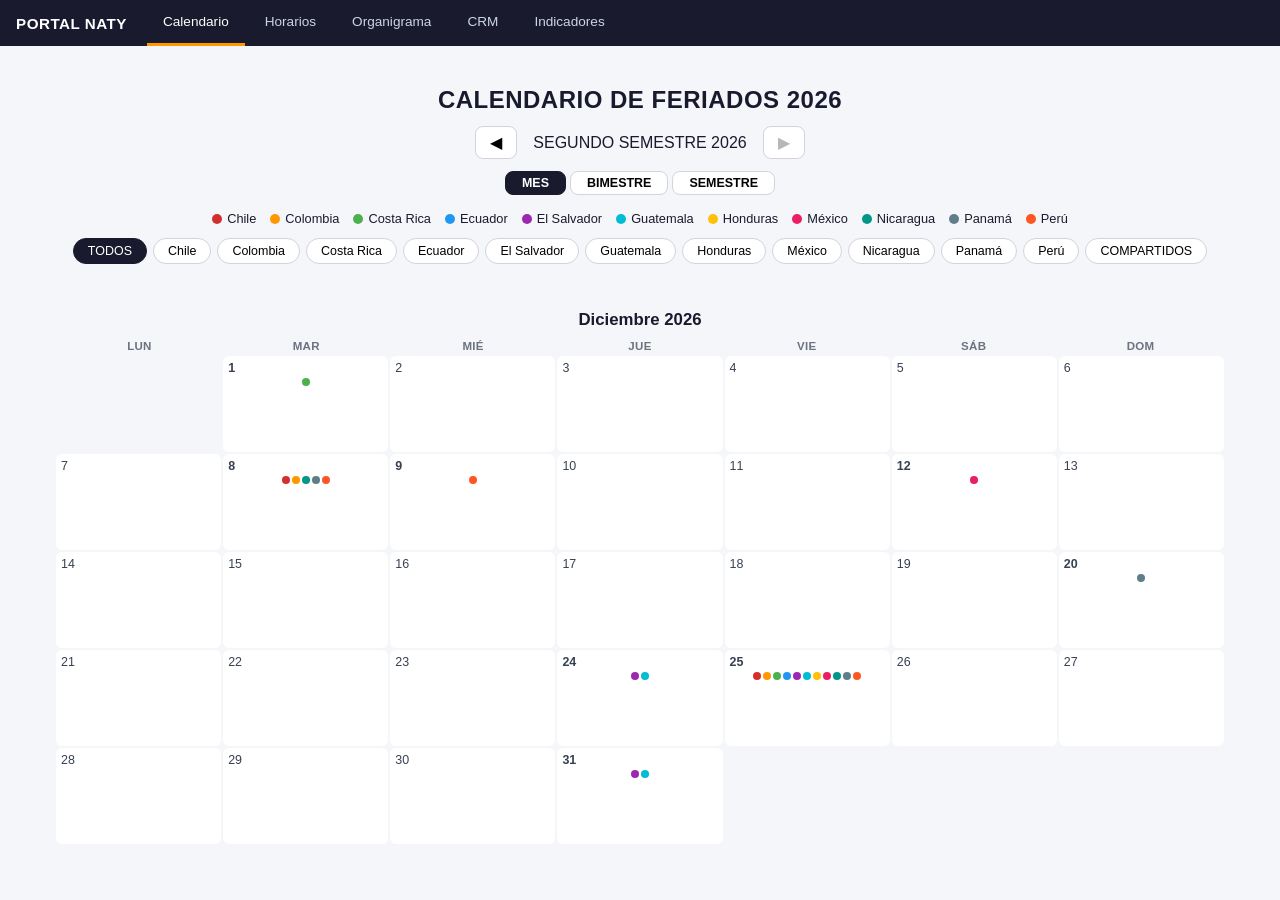
<file: index.html>
<!DOCTYPE html>
<html lang="es">
<head>
    <meta charset="UTF-8">
    <meta name="viewport" content="width=device-width, initial-scale=1.0">
    <title>Calendario de Feriados 2026</title>
    <link rel="stylesheet" href="css/styles.css?v=3">
</head>
<body>
    <nav id="menu" class="menu-superior"></nav>
    <div class="container">
        <header>
            <h1>CALENDARIO DE FERIADOS 2026</h1>
            <div class="nav-periodo">
                <button id="prev-btn">&#9664;</button>
                <span id="periodo-label">SEGUNDO SEMESTRE 2026</span>
                <button id="next-btn">&#9654;</button>
                <button id="print-btn" class="print-btn">🖨 IMPRIMIR</button>
            </div>
            <div class="vista-toggle">
                <button id="vista-mes" class="vista-btn active">MES</button>
                <button id="vista-bimestre" class="vista-btn">BIMESTRE</button>
                <button id="vista-semestre" class="vista-btn">SEMESTRE</button>
            </div>
            <div id="leyenda" class="leyenda"></div>
            <div id="filtros" class="filtros"></div>
        </header>
        <main class="calendario">
            <div id="vista-mes-container">
                <div id="mes-header" class="mes-header"></div>
                <div class="dias-semana">
                    <span>LUN</span><span>MAR</span><span>MIÉ</span><span>JUE</span><span>VIE</span><span>SÁB</span><span>DOM</span>
                </div>
                <div id="dias-grid" class="dias-grid"></div>
            </div>
            <div id="vista-bimestre-container" class="bimestre-grid" style="display:none"></div>
            <div id="vista-semestre-container" class="semestre-grid" style="display:none"></div>
        </main>
    </div>

    <div id="nota-panel" class="nota-panel" style="display:none">
        <div class="nota-panel-box">
            <div class="nota-panel-header">
                <span id="nota-fecha" class="nota-fecha"></span>
                <button id="nota-cerrar" class="filtro-btn">✕</button>
            </div>
            <div id="nota-feriados" class="nota-feriados"></div>
            <label class="nota-label" for="nota-texto">Nota del día</label>
            <textarea id="nota-texto" rows="4" placeholder="Escribe una nota para este día..."></textarea>
            <div class="nota-panel-acciones">
                <span id="nota-msg" class="nota"></span>
                <button id="nota-borrar" class="filtro-btn">BORRAR</button>
                <button id="nota-guardar" class="filtro-btn crm-btn-primary">GUARDAR NOTA</button>
            </div>
        </div>
    </div>

    <script src="js/holidays.js?v=3"></script>
    <script src="js/app.js?v=3"></script>
    <script src="js/nav.js?v=3"></script>
</body>
</html>
</file>
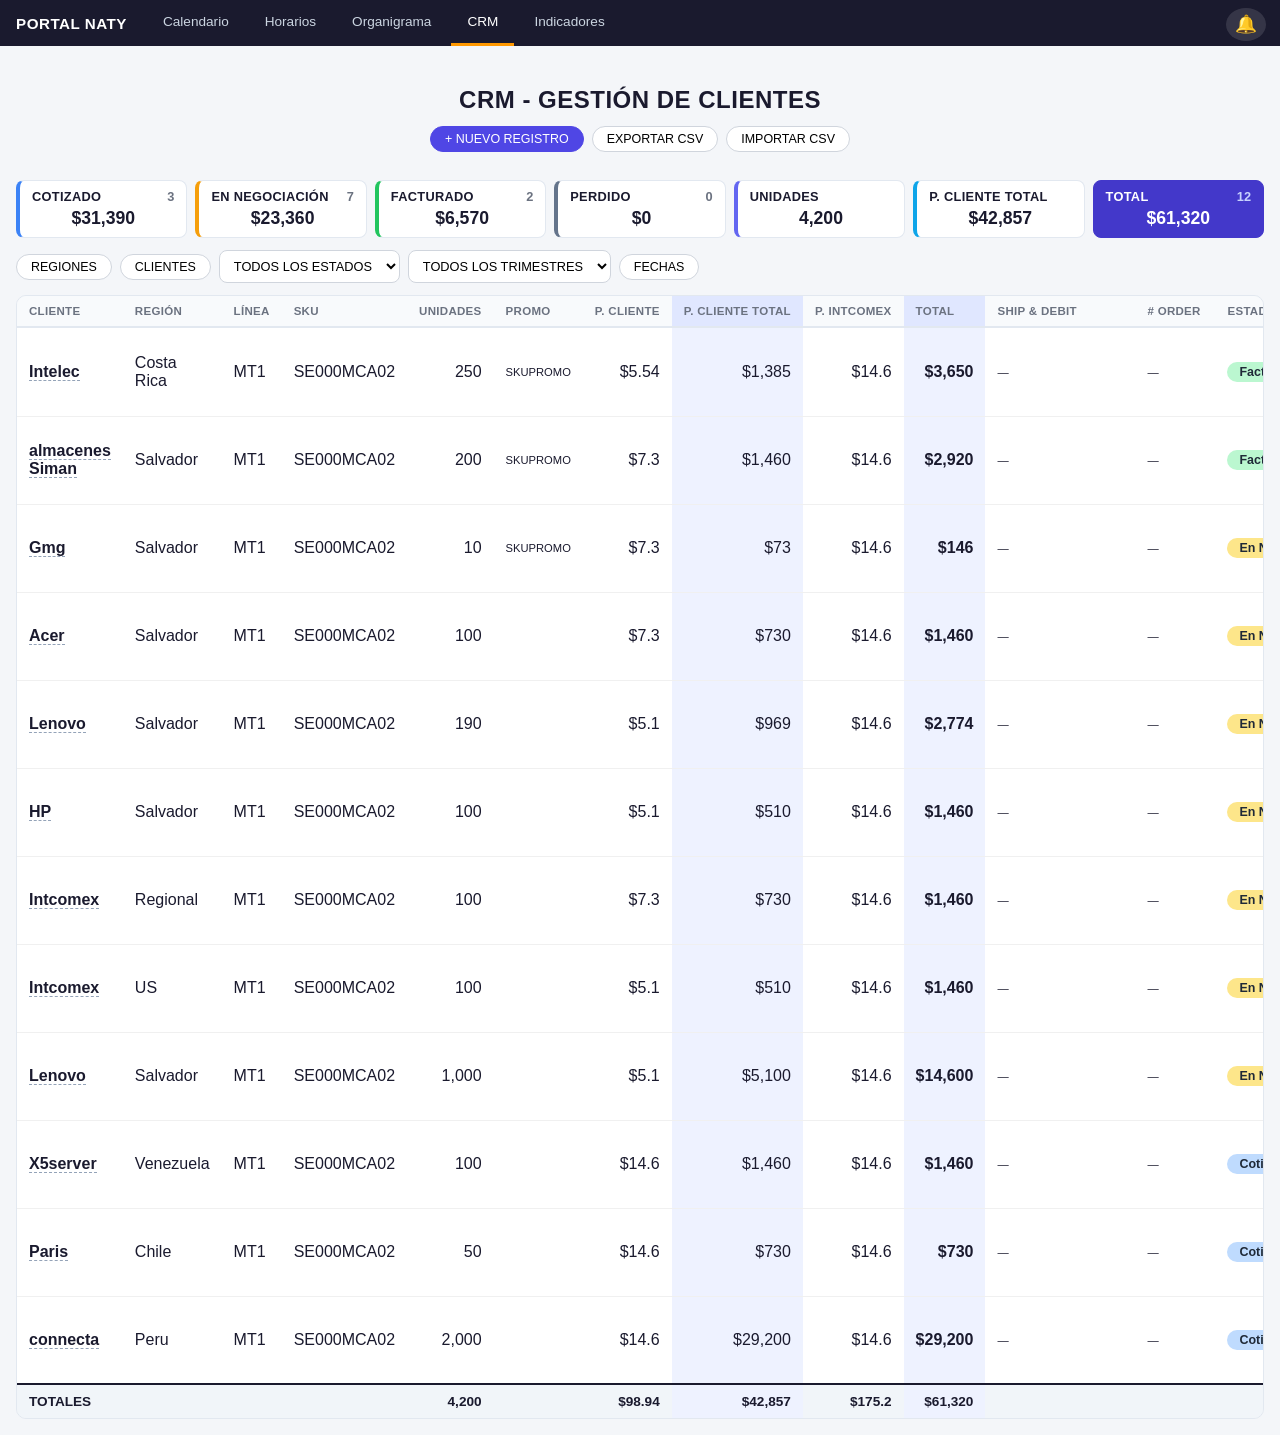
<file: crm.html>
<!DOCTYPE html>
<html lang="es">
<head>
    <meta charset="UTF-8">
    <meta name="viewport" content="width=device-width, initial-scale=1.0">
    <title>CRM - Clientes</title>
    <link rel="stylesheet" href="css/styles.css?v=22">
</head>
<body>
    <nav id="menu" class="menu-superior"></nav>
    <div class="container-full">
        <header>
            <h1>CRM - GESTIÓN DE CLIENTES</h1>
            <div class="crm-acciones">
                <button id="crm-nuevo" class="filtro-btn crm-btn-primary">+ NUEVO REGISTRO</button>
                <button id="crm-export" class="filtro-btn">EXPORTAR CSV</button>
                <button id="crm-import-btn" class="filtro-btn">IMPORTAR CSV</button>
                <input type="file" id="crm-import-file" accept=".csv" style="display:none">
            </div>
        </header>

        <div id="crm-resumen" class="crm-resumen"></div>

        <div class="crm-filtros">
            <div class="crm-multi-wrap">
                <button id="filtro-region-btn" class="filtro-btn">REGIONES <span id="filtro-region-badge" class="crm-fechas-badge" style="display:none"></span></button>
                <div id="filtro-region-popup" class="crm-multi-popup" style="display:none"></div>
            </div>
            <div class="crm-multi-wrap">
                <button id="filtro-cliente-btn" class="filtro-btn">CLIENTES <span id="filtro-cliente-badge" class="crm-fechas-badge" style="display:none"></span></button>
                <div id="filtro-cliente-popup" class="crm-multi-popup" style="display:none"></div>
            </div>
            <select id="filtro-estado"><option value="">TODOS LOS ESTADOS</option></select>
            <select id="filtro-q">
                <option value="">TODOS LOS TRIMESTRES</option>
                <option value="Q1">Q1 (Ene–Feb–Mar)</option>
                <option value="Q2">Q2 (Abr–May–Jun)</option>
                <option value="Q3">Q3 (Jul–Ago–Sep)</option>
                <option value="Q4">Q4 (Oct–Nov–Dic)</option>
            </select>
            <div class="crm-fechas-wrap">
                <button id="crm-fechas-btn" class="filtro-btn">FECHAS <span id="crm-fechas-badge" class="crm-fechas-badge" style="display:none"></span></button>
                <div id="crm-fechas-popup" class="crm-fechas-popup" style="display:none">
                    <div class="crm-rango">
                        <span class="crm-rango-nombre">F. Est. Cierre</span>
                        <div class="crm-rango-campos">
                            <input type="date" id="filtro-fe-desde"><span class="crm-rango-sep">→</span><input type="date" id="filtro-fe-hasta">
                        </div>
                    </div>
                    <div class="crm-rango">
                        <span class="crm-rango-nombre">F. Registro</span>
                        <div class="crm-rango-campos">
                            <input type="date" id="filtro-fr-desde"><span class="crm-rango-sep">→</span><input type="date" id="filtro-fr-hasta">
                        </div>
                    </div>
                    <div class="crm-rango">
                        <span class="crm-rango-nombre">F. Últ. Estado</span>
                        <div class="crm-rango-campos">
                            <input type="date" id="filtro-fs-desde"><span class="crm-rango-sep">→</span><input type="date" id="filtro-fs-hasta">
                        </div>
                    </div>
                    <div class="crm-fechas-acciones">
                        <button id="crm-fechas-limpiar" class="filtro-btn">LIMPIAR</button>
                    </div>
                </div>
            </div>
        </div>

        <main class="calendario">
            <div class="crm-tabla-wrap">
                <table id="crm-tabla" class="crm-tabla">
                    <thead>
                        <tr>
                            <th>Cliente</th>
                            <th>Región</th>
                            <th>Línea</th>
                            <th>SKU</th>
                            <th>Unidades</th>
                            <th>Promo</th>
                            <th>P. Cliente</th>
                            <th class="crm-col-total">P. Cliente Total</th>
                            <th>P. Intcomex</th>
                            <th class="crm-col-total">Total</th>
                            <th>Ship &amp; Debit</th>
                            <th># Order</th>
                            <th>Estado</th>
                            <th>Obs.</th>
                            <th>Periodo Q</th>
                            <th>F. Est. Cierre</th>
                            <th>F. Registro</th>
                            <th>F. Últ. Estado</th>
                            <th></th>
                        </tr>
                    </thead>
                    <tbody id="crm-tbody"></tbody>
                    <tfoot id="crm-tfoot"></tfoot>
                </table>
                <div id="crm-vacio" class="sin-feriados" style="display:none">No hay registros.</div>
            </div>
        </main>
    </div>

    <div class="crm-bell-wrap">
        <button id="crm-bell" class="crm-bell" title="Notificaciones del calendario">&#128276; <span id="crm-bell-badge" class="crm-fechas-badge" style="display:none"></span></button>
        <div id="crm-bell-popup" class="crm-bell-popup" style="display:none">
            <div class="crm-bell-titulo">NOTAS DEL CALENDARIO</div>
            <div id="crm-bell-list" class="crm-bell-list"></div>
        </div>
    </div>

    <div id="crm-obs-popup" class="crm-obs-popup" style="display:none">
        <div class="crm-obs-popup-box">
            <div class="nota-panel-header">
                <span id="crm-obs-titulo" class="nota-fecha"></span>
                <button id="crm-obs-cerrar" class="filtro-btn">✕</button>
            </div>
            <div id="crm-obs-texto" class="crm-obs-texto"></div>
        </div>
    </div>

    <div id="crm-delete-popup" class="crm-modal" style="display:none">
        <div class="crm-modal-box" style="max-width:420px">
            <h2>CONFIRMAR ELIMINACIÓN</h2>
            <p style="font-size:0.85rem; color:#6b7280; margin:0 0 6px">Escriba el nombre del cliente para confirmar:</p>
            <p id="crm-delete-name" style="font-size:1.1rem; font-weight:700; margin:0 0 10px"></p>
            <input type="text" id="crm-delete-input" placeholder="Escriba el nombre aquí" autocomplete="off"
                style="width:100%; box-sizing:border-box; padding:8px 10px; border:1px solid #d0d5dd; border-radius:8px; font-size:0.85rem">
            <div class="crm-modal-acciones">
                <button id="crm-delete-cancel" class="filtro-btn">CANCELAR</button>
                <button id="crm-delete-confirm" class="filtro-btn" disabled
                    style="background:#ef4444; color:#fff; border-color:#ef4444; opacity:0.5">ELIMINAR</button>
            </div>
        </div>
    </div>


    <div id="crm-modal" class="crm-modal" style="display:none">
        <div class="crm-modal-box">
            <h2 id="crm-modal-titulo">NUEVO REGISTRO</h2>
            <form id="crm-form">
                <div class="crm-form-grid">
                    <label>Cliente (Canal)
                        <input type="text" id="f-canal" required list="lista-canales">
                        <datalist id="lista-canales"></datalist>
                    </label>
                    <label>Región
                        <input type="text" id="f-region" list="lista-regiones">
                        <datalist id="lista-regiones"></datalist>
                    </label>
                    <label>Línea
                        <input type="text" id="f-linea" list="lista-lineas">
                        <datalist id="lista-lineas"></datalist>
                    </label>
                    <label>SKU
                        <input type="text" id="f-sku" list="lista-skus">
                        <datalist id="lista-skus"></datalist>
                    </label>
                    <label>Unidades
                        <input type="number" id="f-unidades" min="0" step="1" value="0">
                    </label>
                    <label>Promo (forecast)
                        <input type="text" id="f-promo">
                    </label>
                    <label>SKU Promo
                        <input type="text" id="f-skuPromo">
                    </label>
                    <label>Precio Cliente
                        <input type="number" id="f-precioCliente" min="0" step="0.01" value="0">
                    </label>
                    <label>Precio Intcomex
                        <input type="number" id="f-precioIntcomex" min="0" step="0.01" value="0">
                    </label>
                    <label># Order (alfanumérico, 12 car. máx.)
                        <input type="text" id="f-order" maxlength="12" placeholder="ABC123456789">
                    </label>
                    <label>Fecha Estimada Cierre
                        <input type="date" id="f-fecha">
                    </label>
                    <label>Estado
                        <select id="f-estado"></select>
                    </label>
                    <label>Total (automático)
                        <input type="text" id="f-total" readonly>
                    </label>
                    <label>Fecha de Registro (automático)
                        <input type="text" id="f-fechaRegistro" readonly>
                    </label>
                    <label>Fecha de Último Estado (automático)
                        <input type="text" id="f-fechaEstado" readonly>
                    </label>
                </div>
                <label class="crm-label-ship">Ship and Debit
                    <textarea id="f-ship" rows="3" maxlength="80" placeholder="12345, 67890, ..."></textarea>
                </label>
                <label class="crm-label-obs">Observaciones
                    <textarea id="f-obs" rows="4"></textarea>
                </label>
                <div class="crm-modal-acciones">
                    <button type="button" id="crm-cancelar" class="filtro-btn">CANCELAR</button>
                    <button type="submit" class="filtro-btn crm-btn-primary">GUARDAR</button>
                </div>
            </form>
        </div>
    </div>

    <script src="js/crm.js?v=22"></script>
    <script src="js/nav.js?v=22"></script>
</body>
</html>
</file>
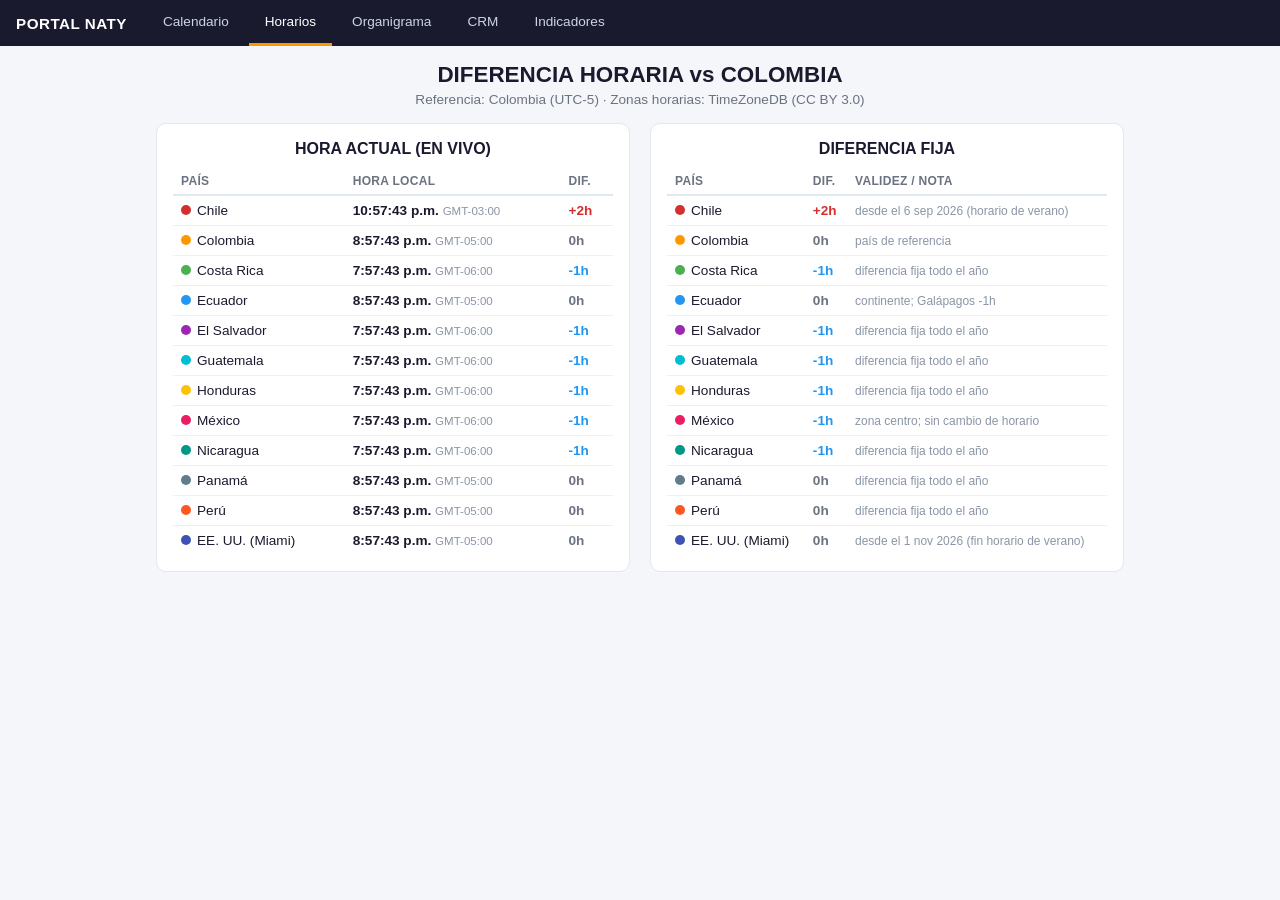
<file: diferencia-horaria.html>
<!DOCTYPE html>
<html lang="es">
<head>
    <meta charset="UTF-8">
    <meta name="viewport" content="width=device-width, initial-scale=1.0">
    <title>Diferencia Horaria vs Colombia 2026</title>
    <link rel="stylesheet" href="css/styles.css?v=3">
</head>
<body>
    <nav id="menu" class="menu-superior"></nav>
    <div class="hora-container">
        <h1>DIFERENCIA HORARIA vs COLOMBIA</h1>
        <p class="hora-sub">Referencia: Colombia (UTC-5) · Zonas horarias: TimeZoneDB (CC BY 3.0)</p>
        <div class="hora-grid">
            <div class="hora-tabla">
                <h2>HORA ACTUAL (EN VIVO)</h2>
                <table>
                    <thead>
                        <tr>
                            <th>País</th>
                            <th>Hora local</th>
                            <th>Dif.</th>
                        </tr>
                    </thead>
                    <tbody id="tabla-dinamica"></tbody>
                </table>
            </div>
            <div class="hora-tabla">
                <h2>DIFERENCIA FIJA</h2>
                <table>
                    <thead>
                        <tr>
                            <th>País</th>
                            <th>Dif.</th>
                            <th>Validez / Nota</th>
                        </tr>
                    </thead>
                    <tbody id="tabla-estatica"></tbody>
                </table>
            </div>
        </div>
    </div>

    <script src="js/timezone-data.js?v=3"></script>
    <script src="js/nav.js?v=3"></script>
    <script>
        const timezoneData = [
            { code: "CL", name: "Chile", color: "#D32F2F", zone: "America/Santiago" },
            { code: "CO", name: "Colombia", color: "#FF9800", zone: "America/Bogota" },
            { code: "CR", name: "Costa Rica", color: "#4CAF50", zone: "America/Costa_Rica" },
            { code: "EC", name: "Ecuador", color: "#2196F3", zone: "America/Guayaquil" },
            { code: "SV", name: "El Salvador", color: "#9C27B0", zone: "America/El_Salvador" },
            { code: "GT", name: "Guatemala", color: "#00BCD4", zone: "America/Guatemala" },
            { code: "HN", name: "Honduras", color: "#FFC107", zone: "America/Tegucigalpa" },
            { code: "MX", name: "México", color: "#E91E63", zone: "America/Mexico_City" },
            { code: "NI", name: "Nicaragua", color: "#009688", zone: "America/Managua" },
            { code: "PA", name: "Panamá", color: "#607D8B", zone: "America/Panama" },
            { code: "PE", name: "Perú", color: "#FF5722", zone: "America/Lima" },
            { code: "US", name: "EE. UU. (Miami)", color: "#3F51B5", zone: "America/New_York" }
        ];

        const staticData = [
            { code: "CL", diff: "", periodo: "" },
            { code: "CO", diff: "0h", periodo: "país de referencia" },
            { code: "CR", diff: "-1h", periodo: "diferencia fija todo el año" },
            { code: "EC", diff: "0h", periodo: "continente; Galápagos -1h" },
            { code: "SV", diff: "-1h", periodo: "diferencia fija todo el año" },
            { code: "GT", diff: "-1h", periodo: "diferencia fija todo el año" },
            { code: "HN", diff: "-1h", periodo: "diferencia fija todo el año" },
            { code: "MX", diff: "-1h", periodo: "zona centro; sin cambio de horario" },
            { code: "NI", diff: "-1h", periodo: "diferencia fija todo el año" },
            { code: "PA", diff: "0h", periodo: "diferencia fija todo el año" },
            { code: "PE", diff: "0h", periodo: "diferencia fija todo el año" },
            { code: "US", diff: "", periodo: "" }
        ];

        function diffClass(diff) {
            if (diff.startsWith("+")) return "diff-mas";
            if (diff.startsWith("-")) return "diff-menos";
            return "diff-same";
        }

        function buildStatic() {
            const tbody = document.getElementById("tabla-estatica");
            const colObj = timezoneData.find(t => t.code === "CO");
            tbody.innerHTML = staticData.map(d => {
                const c = timezoneData.find(t => t.code === d.code);
                let diff = d.diff;
                let periodo = d.periodo;
                if (d.code === "CL") {
                    diff = formatDiff(getOffsetSeconds(c), getOffsetSeconds(colObj));
                    const dstActive = getOffsetSeconds(c) === -10800;
                    periodo = dstActive
                        ? "desde el 6 sep 2026 (horario de verano)"
                        : "hasta el 6 sep 2026; luego +2h (horario de verano)";
                }
                if (d.code === "US") {
                    diff = formatDiff(getOffsetSeconds(c), getOffsetSeconds(colObj));
                    const dstActive = getOffsetSeconds(c) === -14400;
                    periodo = dstActive
                        ? "hasta el 1 nov 2026; luego 0h (fin horario de verano)"
                        : "desde el 1 nov 2026 (fin horario de verano)";
                }
                return `<tr>
                    <td><span class="hora-dot" style="background:${c.color}"></span>${c.name}</td>
                    <td class="${diffClass(diff)}">${diff}</td>
                    <td class="nota">${periodo}</td>
                </tr>`;
            }).join("");
        }

        function getOffsetSeconds(country) {
            const rows = timeZoneDb[country.zone];
            const now = Math.floor(Date.now() / 1000);
            let offset = rows[0][1];
            for (const r of rows) {
                if (r[0] <= now) {
                    offset = r[1];
                } else {
                    break;
                }
            }
            return offset;
        }

        function formatDiff(cntSec, colSec) {
            const diffMin = (cntSec - colSec) / 60;
            if (diffMin === 0) return "0h";
            const sign = diffMin > 0 ? "+" : "-";
            const abs = Math.abs(diffMin);
            const h = Math.floor(abs / 60);
            const m = Math.round(abs % 60);
            const txt = (h ? h + "h" : "") + (m ? String(m).padStart(2, "0") + "m" : "");
            return sign + (txt || "0h");
        }

        function formatTime(country) {
            const offSec = getOffsetSeconds(country);
            const d = new Date(Date.now() + offSec * 1000);
            let h = d.getUTCHours();
            const ampm = h >= 12 ? "p.m." : "a.m.";
            h = h % 12; if (h === 0) h = 12;
            const mm = String(d.getUTCMinutes()).padStart(2, "0");
            const ss = String(d.getUTCSeconds()).padStart(2, "0");
            return `${h}:${mm}:${ss} ${ampm}`;
        }

        function formatUtc(country) {
            const offSec = getOffsetSeconds(country);
            const totalMin = Math.round(offSec / 60);
            const sign = totalMin < 0 ? "-" : "+";
            const abs = Math.abs(totalMin);
            const h = String(Math.floor(abs / 60)).padStart(2, "0");
            const m = String(abs % 60).padStart(2, "0");
            return "GMT" + sign + h + ":" + m;
        }

        function updateDynamic() {
            const tbody = document.getElementById("tabla-dinamica");
            const colSec = getOffsetSeconds(timezoneData.find(t => t.code === "CO"));
            tbody.innerHTML = timezoneData.map(t => {
                const cntSec = getOffsetSeconds(t);
                const diff = formatDiff(cntSec, colSec);
                return `<tr>
                    <td><span class="hora-dot" style="background:${t.color}"></span>${t.name}</td>
                    <td>
                        <span class="hora-ahora">${formatTime(t)}</span>
                        <span class="hora-utc">${formatUtc(t)}</span>
                    </td>
                    <td class="${diffClass(diff)}">${diff}</td>
                </tr>`;
            }).join("");
        }

        buildStatic();
        updateDynamic();
        setInterval(updateDynamic, 1000);
    </script>
</body>
</html>
</file>
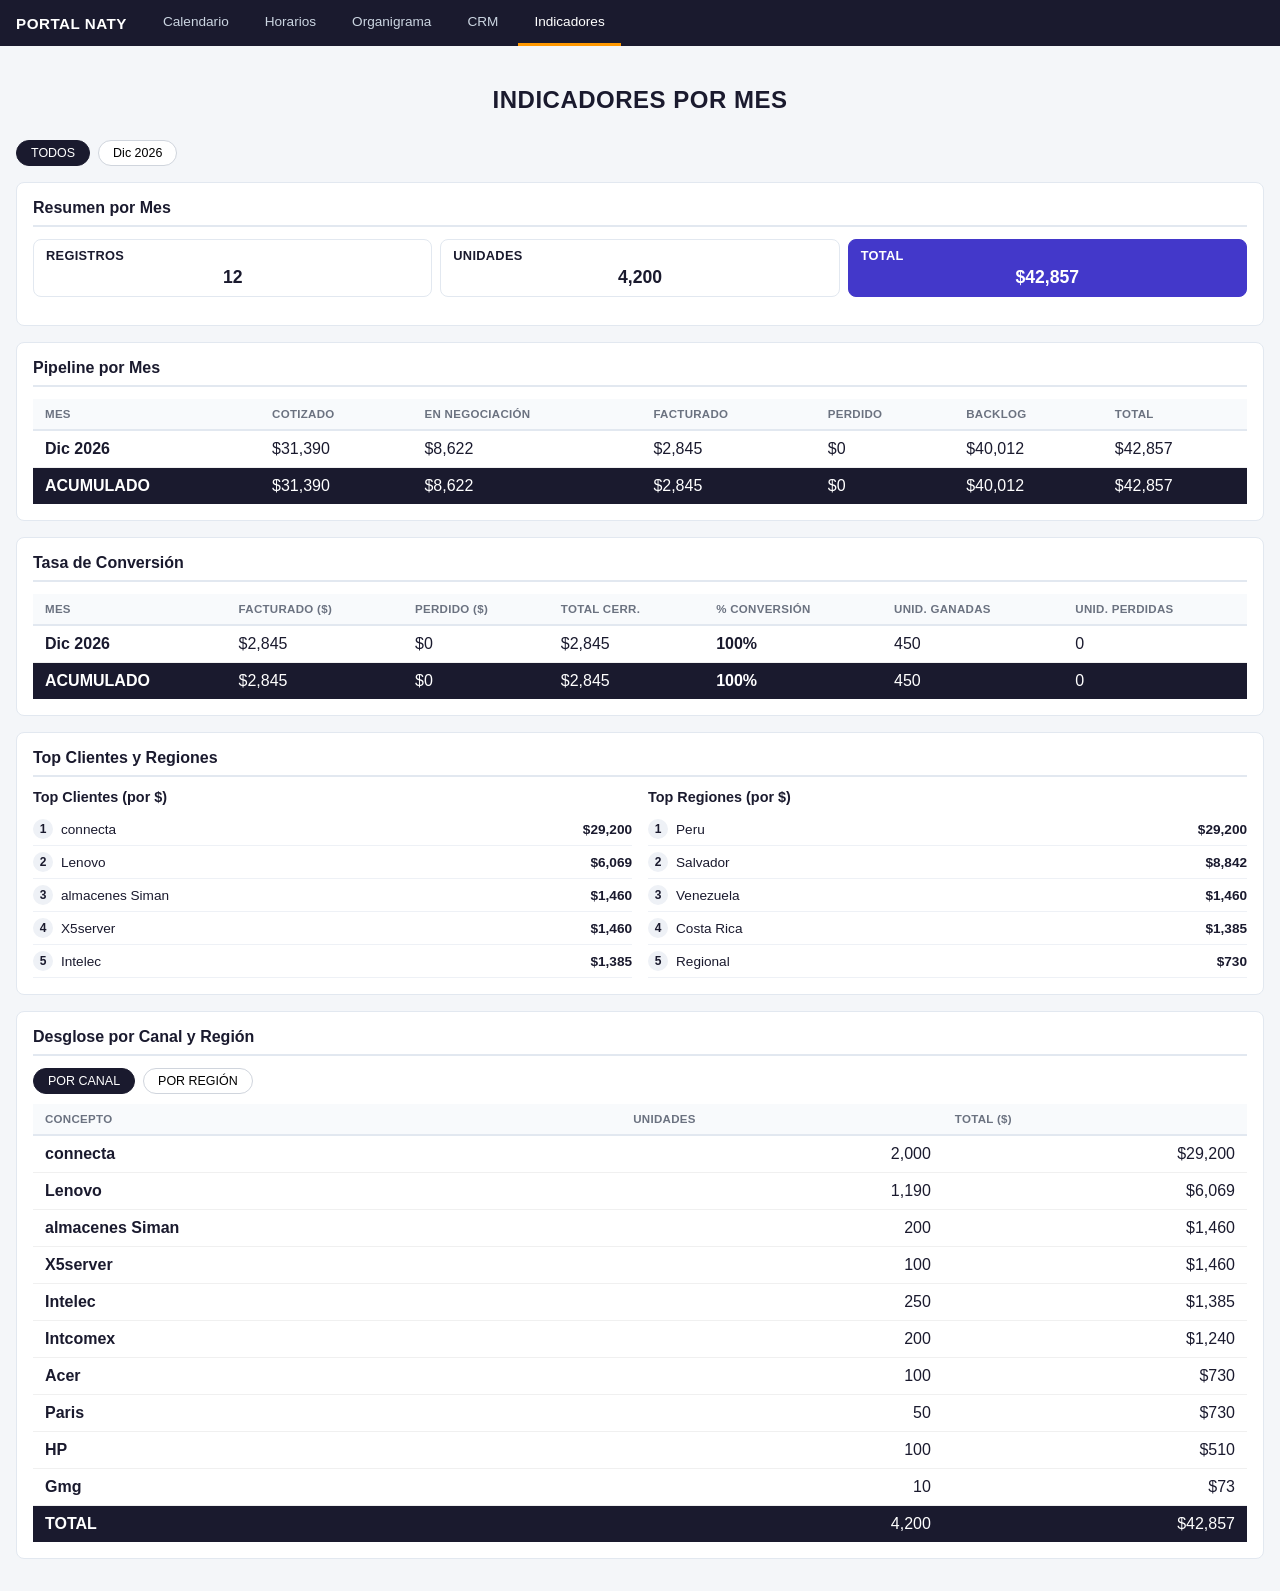
<file: indicadores.html>
<!DOCTYPE html>
<html lang="es">
<head>
    <meta charset="UTF-8">
    <meta name="viewport" content="width=device-width, initial-scale=1.0">
    <title>Indicadores por Mes</title>
    <link rel="stylesheet" href="css/styles.css?v=5">
</head>
<body>
    <nav id="menu" class="menu-superior"></nav>
    <div class="container-full">
        <header>
            <h1>INDICADORES POR MES</h1>
        </header>

        <div id="ind-meses-selector" class="crm-filtros"></div>

        <section class="ind-bloque">
            <h2>Resumen por Mes</h2>
            <div id="ind-resumen" class="crm-resumen"></div>
        </section>

        <section class="ind-bloque">
            <h2>Pipeline por Mes</h2>
            <div class="ind-tabla-wrap">
                <table class="crm-tabla" id="ind-pipeline">
                    <thead>
                        <tr>
                            <th>Mes</th>
                            <th>Cotizado</th>
                            <th>En Negociación</th>
                            <th>Facturado</th>
                            <th>Perdido</th>
                            <th>Backlog</th>
                            <th>Total</th>
                        </tr>
                    </thead>
                    <tbody></tbody>
                </table>
            </div>
        </section>

        <section class="ind-bloque">
            <h2>Tasa de Conversión</h2>
            <div class="ind-tabla-wrap">
                <table class="crm-tabla" id="ind-conversion">
                    <thead>
                        <tr>
                            <th>Mes</th>
                            <th>Facturado ($)</th>
                            <th>Perdido ($)</th>
                            <th>Total Cerr.</th>
                            <th>% Conversión</th>
                            <th>Unid. Ganadas</th>
                            <th>Unid. Perdidas</th>
                        </tr>
                    </thead>
                    <tbody></tbody>
                </table>
            </div>
        </section>

        <section class="ind-bloque">
            <h2>Top Clientes y Regiones</h2>
            <div class="ind-top-grid">
                <div>
                    <h3>Top Clientes (por $)</h3>
                    <div id="ind-top-clientes"></div>
                </div>
                <div>
                    <h3>Top Regiones (por $)</h3>
                    <div id="ind-top-regiones"></div>
                </div>
            </div>
        </section>

        <section class="ind-bloque">
            <h2>Desglose por Canal y Región</h2>
            <div class="crm-filtros">
                <button id="ind-det-cliente" class="filtro-btn ind-det-btn active">POR CANAL</button>
                <button id="ind-det-region" class="filtro-btn ind-det-btn">POR REGIÓN</button>
            </div>
            <div class="ind-tabla-wrap">
                <table class="crm-tabla" id="ind-desglose">
                    <thead>
                        <tr>
                            <th>Concepto</th>
                            <th>Unidades</th>
                            <th>Total ($)</th>
                        </tr>
                    </thead>
                    <tbody></tbody>
                </table>
            </div>
        </section>
    </div>

    <script src="js/indicadores.js?v=5"></script>
    <script src="js/nav.js?v=5"></script>
</body>
</html>
</file>
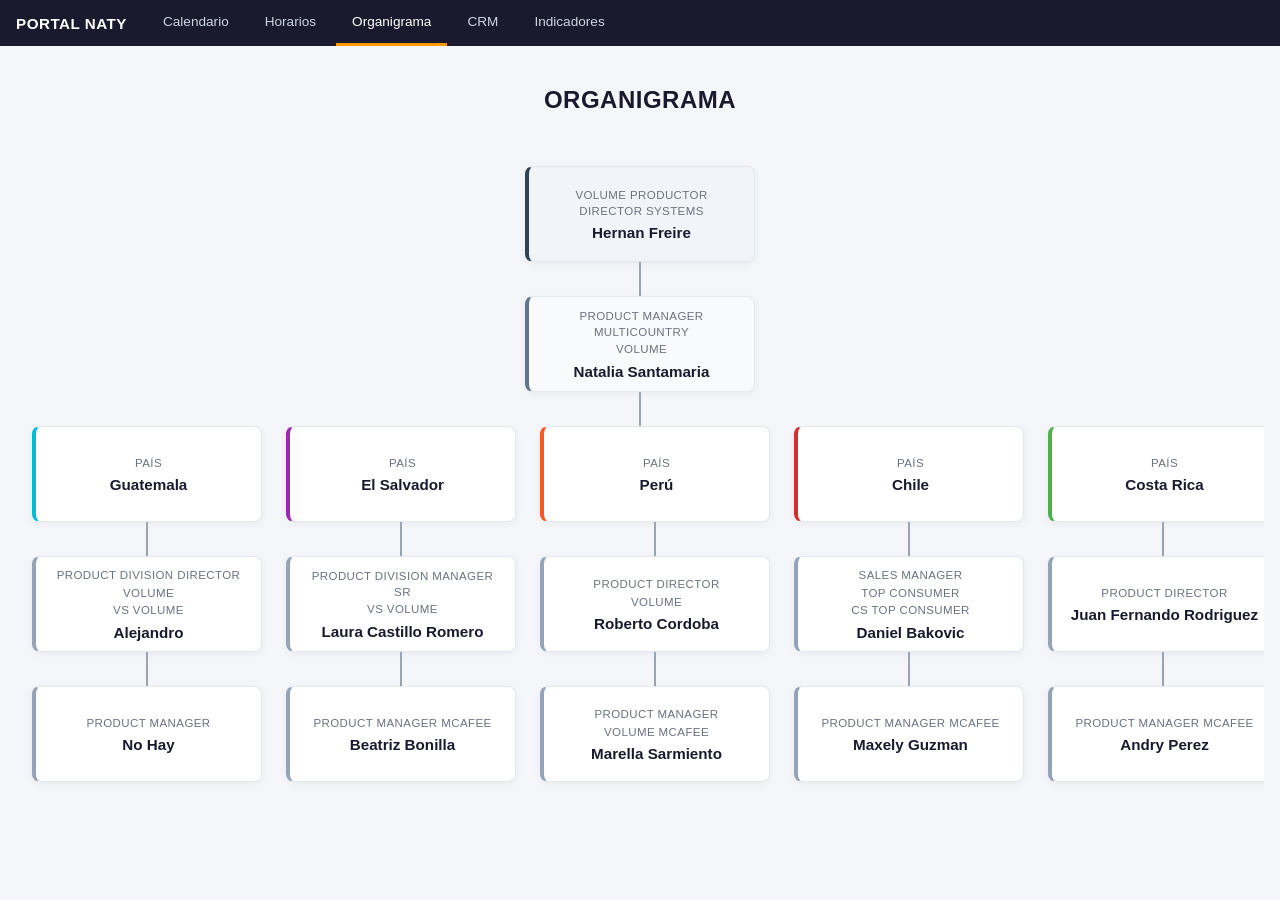
<file: organigrama.html>
<!DOCTYPE html>
<html lang="es">
<head>
    <meta charset="UTF-8">
    <meta name="viewport" content="width=device-width, initial-scale=1.0">
    <title>Organigrama</title>
    <link rel="stylesheet" href="css/styles.css?v=3">
</head>
<body>
    <nav id="menu" class="menu-superior"></nav>
    <div class="container-full">
        <header>
            <h1>ORGANIGRAMA</h1>
        </header>
        <main class="calendario">
            <div id="org-tree" class="org"></div>
        </main>
    </div>
    <script src="js/organigrama.js?v=3"></script>
    <script src="js/nav.js?v=3"></script>
</body>
</html>
</file>
<file: css/styles.css>
* {
    margin: 0;
    padding: 0;
    box-sizing: border-box;
}

body {
    font-family: -apple-system, BlinkMacSystemFont, "Segoe UI", Roboto, sans-serif;
    background: #f4f6f9;
    color: #1a1a2e;
    min-height: 100vh;
}

.menu-superior {
    display: flex;
    align-items: center;
    gap: 4px;
    background: #1a1a2e;
    padding: 0 16px;
    position: sticky;
    top: 0;
    z-index: 50;
    flex-wrap: wrap;
}

.menu-marca {
    color: #fff;
    font-weight: 700;
    font-size: 0.95rem;
    margin-right: 16px;
    letter-spacing: 0.5px;
}

.menu-link {
    color: #cbd5e1;
    text-decoration: none;
    padding: 14px 16px;
    font-size: 0.85rem;
    font-weight: 500;
    border-bottom: 3px solid transparent;
    transition: color 0.15s;
}

.menu-link:hover {
    color: #fff;
}

.menu-link.active {
    color: #fff;
    border-bottom-color: #FF9800;
}

.org {
    display: flex;
    flex-direction: column;
    align-items: center;
    padding: 24px 0;
}

.org-top {
    display: flex;
    flex-direction: column;
    align-items: center;
}

.org-columns-wrap {
    width: 100%;
    overflow-x: auto;
}

.org-columns {
    display: flex;
    align-items: flex-start;
    gap: 24px;
    padding: 0 16px 16px;
    width: max-content;
    min-width: 100%;
}

.org-column {
    display: flex;
    flex-direction: column;
    align-items: center;
    position: relative;
}

.org-flotante {
    position: absolute;
    top: -150px;
    left: 50%;
    transform: translateX(-50%);
    z-index: 6;
}

.org-flotante .org-card {
    box-shadow: 0 10px 20px rgba(0,0,0,0.18);
    border: 1px solid #cbd5e1;
}

.org-branch {
    display: flex;
    flex-direction: column;
    align-items: center;
}

.org-line-v {
    width: 2px;
    height: 34px;
    background: #9aa4b2;
}

.org-children {
    display: flex;
    justify-content: center;
    align-items: flex-start;
    gap: 24px;
    position: relative;
    flex-wrap: wrap;
}

.org-card {
    background: #fff;
    border: 1px solid #e2e8f0;
    border-left: 4px solid #94a3b8;
    border-radius: 8px;
    padding: 10px 14px;
    text-align: center;
    width: 230px;
    min-height: 96px;
    display: flex;
    flex-direction: column;
    justify-content: center;
    align-items: center;
    box-shadow: 0 2px 8px rgba(0,0,0,0.05);
}

.org-role-0 {
    border-left-color: #334155;
    background: #f1f5f9;
}

.org-role-1 {
    border-left-color: #64748b;
    background: #f8fafc;
}

.org-role-2,
.org-role-3,
.org-role-4 {
    border-left-color: #94a3b8;
}

.org-cargo {
    font-size: 0.72rem;
    color: #6b7280;
    text-transform: uppercase;
    letter-spacing: 0.4px;
    margin-bottom: 4px;
    line-height: 1.35;
}

.org-cargo div {
    padding: 1px 0;
}

.org-nombre {
    font-size: 0.95rem;
    font-weight: 700;
    color: #1a1a2e;
}

.crm-acciones {
    display: flex;
    justify-content: center;
    gap: 8px;
    margin-top: 12px;
    flex-wrap: wrap;
}

.crm-btn-primary {
    background: #4f46e5 !important;
    color: #fff !important;
    border-color: #4f46e5 !important;
}

.crm-btn-primary:hover {
    background: #4338ca !important;
}

.crm-resumen {
    display: grid;
    grid-template-columns: repeat(auto-fit, minmax(130px, 1fr));
    gap: 8px;
    margin: 12px 0;
}

.crm-resumen-item {
    background: #fff;
    border: 1px solid #e2e8f0;
    border-radius: 8px;
    padding: 8px 12px;
    text-align: center;
}

.crm-resumen-fila1 {
    display: flex;
    justify-content: space-between;
    align-items: baseline;
    gap: 8px;
    margin-bottom: 4px;
}

.crm-resumen-nombre {
    font-size: 0.8rem;
    font-weight: 700;
    text-transform: uppercase;
    letter-spacing: 0.3px;
    color: #1a1a2e;
}

.crm-resumen-cant {
    font-size: 0.8rem;
    font-weight: 600;
    color: #6b7280;
}

.crm-resumen-valor {
    font-size: 1.1rem;
    font-weight: 700;
    color: #1a1a2e;
}

.crm-resumen-total-item {
    background: #4338ca;
    color: #fff;
    border-color: #4338ca;
}

.crm-resumen-total-item .crm-resumen-nombre,
.crm-resumen-total-item .crm-resumen-valor {
    color: #fff;
}

.crm-resumen-total-item .crm-resumen-cant {
    color: #c7d2fe;
}

.crm-filtros {
    display: flex;
    align-items: center;
    gap: 8px;
    flex-wrap: wrap;
    margin: 10px 0;
}

.crm-filtros select {
    min-width: 150px;
    padding: 7px 10px;
    border: 1px solid #d0d5dd;
    border-radius: 8px;
    font-size: 0.8rem;
    background: #fff;
}

.crm-fechas-wrap {
    position: relative;
    display: inline-block;
}

.crm-fechas-badge {
    background: #FF9800;
    color: #fff;
    border-radius: 50%;
    font-size: 0.62rem;
    padding: 1px 5px;
    margin-left: 4px;
    vertical-align: middle;
}

.crm-fechas-popup {
    position: absolute;
    top: calc(100% + 6px);
    right: 0;
    z-index: 40;
    background: #fff;
    border: 1px solid #e2e8f0;
    border-radius: 10px;
    box-shadow: 0 10px 30px rgba(0,0,0,0.15);
    padding: 14px 16px;
    display: flex;
    flex-direction: column;
    gap: 12px;
    min-width: 420px;
}

.crm-fechas-acciones {
    display: flex;
    justify-content: flex-end;
    margin-top: 4px;
}

.crm-rango {
    display: flex;
    flex-direction: column;
    gap: 5px;
    font-size: 0.75rem;
}

.crm-rango-nombre {
    font-weight: 600;
    color: #374151;
    font-size: 0.78rem;
}

.crm-rango-campos {
    display: flex;
    align-items: center;
    gap: 6px;
}

.crm-rango-campos input[type="date"] {
    flex: 1;
    padding: 6px 8px;
    border: 1px solid #d0d5dd;
    border-radius: 8px;
    font-size: 0.8rem;
    background: #fff;
}

.crm-rango-sep {
    color: #9aa4b2;
}

.crm-tabla-wrap {
    overflow-x: auto;
    background: #fff;
    border: 1px solid #e2e8f0;
    border-radius: 10px;
    margin-top: 8px;
}

.crm-tabla {
    width: 100%;
    border-collapse: collapse;
    font-size: 1rem;
    min-width: 1150px;
}

.crm-tabla th {
    text-align: left;
    padding: 9px 12px;
    background: #f8fafc;
    border-bottom: 2px solid #e2e8f0;
    font-size: 0.72rem;
    text-transform: uppercase;
    letter-spacing: 0.3px;
    color: #6b7280;
    white-space: nowrap;
}

.crm-tabla td {
    padding: 9px 12px;
    border-bottom: 1px solid #f0f0f0;
    vertical-align: middle;
}

.crm-tabla tr:last-child td {
    border-bottom: none;
}

.crm-tabla tr:hover td {
    background: #f8fafc;
}

.crm-tabla th.crm-col-total,
.crm-tabla td.crm-col-total {
    background: #eef2ff;
}

.crm-tabla tr:hover td.crm-col-total {
    background: #e2e8ff;
}

.crm-tabla th.crm-col-total {
    background: #e0e7ff;
}

.crm-total-fila td {
    background: #f1f5f9;
    border-top: 2px solid #1a1a2e;
    font-size: 0.85rem;
    font-weight: 700;
}

.crm-num {
    text-align: right;
    white-space: nowrap;
}

.crm-fecha {
    font-size: 0.7rem;
    white-space: nowrap;
}

.crm-ship {
    min-width: 150px;
    white-space: normal;
    word-break: break-word;
    font-size: 0.7rem;
}

.crm-order {
    min-width: 80px;
    white-space: normal;
    word-break: break-word;
    font-size: 0.7rem;
}

.crm-estado {
    display: inline-block;
    color: #1f2937;
    border-radius: 12px;
    padding: 3px 12px;
    font-size: 0.78rem;
    font-weight: 600;
    white-space: nowrap;
}

.crm-link {
    color: #1a1a2e;
    cursor: pointer;
    border-bottom: 1px dashed #94a3b8;
    transition: color 0.15s;
}

.crm-link:hover {
    color: #6366f1;
    border-bottom-color: #6366f1;
}

.crm-q1 { color: #1e40af; font-weight: 700; }
.crm-q2 { color: #166534; font-weight: 700; }
.crm-q3 { color: #92400e; font-weight: 700; }
.crm-q4 { color: #9f1239; font-weight: 700; }

.crm-obs-btn {
    border: 1px solid #d0d5dd;
    border-radius: 6px;
    padding: 4px 14px;
    font-size: 0.78rem;
    font-weight: 600;
    cursor: pointer;
}

.crm-obs-tiene {
    background: #dbeafe;
    color: #1e40af;
    border-color: #93c5fd;
}

.crm-obs-vacio {
    background: #f1f5f9;
    color: #94a3b8;
    border-color: #e2e8f0;
}

.crm-icono {
    background: none;
    border: none;
    cursor: pointer;
    font-size: 1.05rem;
    padding: 2px 6px;
    border-radius: 6px;
    transition: background 0.15s;
}

.crm-icono:hover {
    background: #e8eaed;
}

.crm-acciones {
    white-space: nowrap;
}

.crm-multi-wrap {
    position: relative;
    display: inline-block;
}

.crm-multi-popup {
    position: absolute;
    top: calc(100% + 6px);
    left: 0;
    z-index: 40;
    background: #fff;
    border: 1px solid #e2e8f0;
    border-radius: 10px;
    box-shadow: 0 10px 30px rgba(0,0,0,0.15);
    padding: 10px;
    max-height: 260px;
    overflow-y: auto;
    min-width: 200px;
}

.crm-multi-opcion {
    display: block;
    padding: 5px 6px;
    font-size: 0.85rem;
    cursor: pointer;
    border-radius: 6px;
}

.crm-multi-opcion:hover {
    background: #f1f5f9;
}

.crm-multi-opcion input {
    margin-right: 6px;
}

.crm-bell-wrap {
    position: fixed;
    top: 8px;
    right: 14px;
    z-index: 80;
}

.crm-bell {
    background: rgba(255,255,255,0.12);
    border: none;
    border-radius: 50%;
    font-size: 1.1rem;
    padding: 6px 9px;
    cursor: pointer;
    color: #fff;
    position: relative;
}

.crm-bell:hover {
    background: rgba(255,255,255,0.25);
}

.crm-bell .crm-fechas-badge {
    position: absolute;
    top: -4px;
    right: -4px;
}

.crm-bell-popup {
    position: absolute;
    top: calc(100% + 8px);
    right: 0;
    z-index: 80;
    background: #fff;
    border: 1px solid #e2e8f0;
    border-radius: 10px;
    box-shadow: 0 12px 32px rgba(0,0,0,0.2);
    width: 340px;
    padding: 12px;
}

.crm-bell-titulo {
    font-size: 0.75rem;
    font-weight: 700;
    letter-spacing: 0.5px;
    color: #6b7280;
    margin-bottom: 8px;
}

.crm-bell-list {
    max-height: 320px;
    overflow-y: auto;
}

.bell-item {
    padding: 7px 6px;
    border-bottom: 1px solid #f0f0f0;
    font-size: 0.85rem;
}

.bell-item:last-child {
    border-bottom: none;
}

.bell-dia {
    font-weight: 600;
    text-transform: capitalize;
    margin-bottom: 2px;
}

.bell-nota {
    color: inherit;
    line-height: 1.35;
}

.bell-dia-pasado {
    color: #9aa4b2;
}

.bell-dia-hoy {
    color: #16a34a;
}

.bell-dia-futuro {
    color: #2563eb;
}

.crm-obs-popup {
    position: fixed;
    inset: 0;
    background: rgba(15, 23, 42, 0.45);
    display: flex;
    align-items: center;
    justify-content: center;
    z-index: 100;
    padding: 16px;
}

.crm-obs-popup-box {
    background: #fff;
    border-radius: 12px;
    padding: 18px 22px;
    width: 100%;
    max-width: 520px;
    box-shadow: 0 20px 50px rgba(0,0,0,0.25);
}

.crm-obs-texto {
    font-size: 1rem;
    line-height: 1.5;
    color: #1a1a2e;
    white-space: pre-wrap;
    word-break: break-word;
}

.crm-notas {
    background: #fff;
    border: 1px solid #e2e8f0;
    border-radius: 10px;
    padding: 14px 16px;
    margin-top: 16px;
}

.crm-notas h2 {
    font-size: 0.9rem;
    margin-bottom: 8px;
}

.crm-notas textarea {
    width: 100%;
    border: 1px solid #d0d5dd;
    border-radius: 8px;
    padding: 10px;
    font-family: inherit;
    font-size: 0.85rem;
    resize: vertical;
}

.crm-notas-pie {
    display: flex;
    justify-content: space-between;
    align-items: center;
    margin-top: 8px;
}

.crm-modal {
    position: fixed;
    inset: 0;
    background: rgba(15, 23, 42, 0.5);
    display: flex;
    align-items: center;
    justify-content: center;
    z-index: 100;
    padding: 16px;
}

.crm-modal-box {
    background: #fff;
    border-radius: 12px;
    padding: 20px 24px;
    width: 100%;
    max-width: 912px;
    max-height: 90vh;
    overflow-y: auto;
    box-shadow: 0 20px 50px rgba(0,0,0,0.25);
}

.crm-modal-box h2 {
    font-size: 1.1rem;
    margin-bottom: 14px;
}

.crm-form-grid {
    display: grid;
    grid-template-columns: repeat(3, 1fr);
    gap: 12px;
}

.crm-form-grid label {
    display: flex;
    flex-direction: column;
    font-size: 0.72rem;
    color: #6b7280;
    gap: 4px;
}

.crm-form-grid input,
.crm-form-grid select,
.crm-modal-box > label textarea {
    padding: 7px 10px;
    border: 1px solid #d0d5dd;
    border-radius: 8px;
    font-size: 0.85rem;
    font-family: inherit;
    background: #fff;
}

.crm-modal-box > label {
    display: flex;
    flex-direction: column;
    font-size: 0.72rem;
    color: #6b7280;
    gap: 4px;
    margin-top: 12px;
}

.crm-modal-box > label.crm-label-ship,
.crm-modal-box > label.crm-label-obs {
    margin-top: 18px;
}

.crm-modal-box > label textarea {
    resize: vertical;
    line-height: 1.5;
    width: 100%;
    box-sizing: border-box;
}

.crm-modal-box > label textarea#f-ship {
    min-height: 70px;
}

.crm-modal-box > label textarea#f-obs {
    min-height: 90px;
    margin-bottom: 4px;
}

.crm-modal-acciones {
    display: flex;
    justify-content: flex-end;
    gap: 8px;
    margin-top: 16px;
}

@media (max-width: 700px) {
    .crm-form-grid {
        grid-template-columns: 1fr;
    }
}

.container {
    max-width: 1200px;
    margin: 0 auto;
    padding: 16px;
}

.container-full {
    width: 100%;
    padding: 16px;
}

header {
    text-align: center;
    padding: 24px 0 16px;
}

header h1 {
    font-size: 1.5rem;
    font-weight: 700;
    letter-spacing: 0.5px;
    color: #1a1a2e;
}

.nav-periodo {
    display: flex;
    align-items: center;
    justify-content: center;
    gap: 16px;
    margin: 12px 0;
}

.nav-periodo button {
    background: #fff;
    border: 1px solid #d0d5dd;
    border-radius: 8px;
    padding: 6px 14px;
    font-size: 1rem;
    cursor: pointer;
    transition: background 0.15s;
}

.nav-periodo button:hover {
    background: #e8eaed;
}

.print-btn {
    font-size: 0.8rem !important;
    padding: 6px 12px !important;
    background: #1a1a2e !important;
    color: #fff !important;
    border-color: #1a1a2e !important;
    margin-left: 8px;
}

.print-btn:hover {
    background: #2d2d4e !important;
}

.nav-link {
    display: inline-block;
    text-decoration: none;
    font-size: 0.8rem;
    padding: 6px 12px;
    background: #1a1a2e;
    color: #fff;
    border: 1px solid #1a1a2e;
    border-radius: 8px;
    margin-left: 8px;
    transition: background 0.15s;
}

.nav-link:hover {
    background: #2d2d4e;
}

.hora-container {
    max-width: 1000px;
    margin: 0 auto;
    padding: 16px;
}

.hora-container h1 {
    text-align: center;
    font-size: 1.4rem;
    margin-bottom: 4px;
}

.hora-sub {
    text-align: center;
    color: #6b7280;
    font-size: 0.85rem;
    margin-bottom: 16px;
}

.hora-volver {
    text-align: center;
    margin-bottom: 16px;
}

.hora-grid {
    display: grid;
    grid-template-columns: 1fr 1fr;
    gap: 20px;
}

.hora-tabla {
    background: #fff;
    border-radius: 10px;
    padding: 16px;
    border: 1px solid #e2e8f0;
}

.hora-tabla h2 {
    text-align: center;
    font-size: 1rem;
    margin-bottom: 10px;
}

.hora-tabla table {
    width: 100%;
    border-collapse: collapse;
    font-size: 0.85rem;
}

.hora-tabla th {
    text-align: left;
    padding: 6px 8px;
    border-bottom: 2px solid #e2e8f0;
    color: #6b7280;
    font-size: 0.75rem;
    text-transform: uppercase;
    letter-spacing: 0.3px;
}

.hora-tabla td {
    padding: 7px 8px;
    border-bottom: 1px solid #f0f0f0;
}

.hora-tabla tr:last-child td {
    border-bottom: none;
}

.hora-dot {
    width: 10px;
    height: 10px;
    border-radius: 50%;
    display: inline-block;
    margin-right: 6px;
}

.diff-same {
    color: #6b7280;
    font-weight: 600;
}

.diff-mas {
    color: #D32F2F;
    font-weight: 600;
}

.diff-menos {
    color: #2196F3;
    font-weight: 600;
}

.nota {
    font-size: 0.75rem;
    color: #8b95a5;
}

.hora-ahora {
    font-variant-numeric: tabular-nums;
    font-weight: 600;
}

.hora-utc {
    font-size: 0.72rem;
    color: #8b95a5;
}

@media (max-width: 700px) {
    .hora-grid {
        grid-template-columns: 1fr;
    }
}

.vista-toggle {
    display: flex;
    justify-content: center;
    gap: 4px;
    margin: 8px 0;
}

.vista-btn {
    background: #fff;
    border: 1px solid #d0d5dd;
    border-radius: 8px;
    padding: 4px 16px;
    font-size: 0.78rem;
    font-weight: 600;
    cursor: pointer;
    transition: all 0.15s;
}

.vista-btn.active {
    background: #1a1a2e;
    color: #fff;
    border-color: #1a1a2e;
}

.vista-btn:hover:not(.active) {
    background: #e8eaed;
}

.bimestre-grid {
    display: grid;
    grid-template-columns: 1fr 1fr;
    gap: 16px;
}

.bimestre-grid .mes-block .dia {
    min-height: 52px;
}

.bimestre-grid .mes-block .dia-numero {
    font-size: 0.75rem;
}

.bimestre-grid .mes-block .indicador {
    width: 7px;
    height: 7px;
}

.semestre-grid {
    display: grid;
    grid-template-columns: repeat(3, 1fr);
    gap: 12px;
}

.mes-block {
    background: #fff;
    border-radius: 8px;
    padding: 8px;
    border: 1px solid #e2e8f0;
}

.mes-block .mes-header {
    font-size: 0.85rem;
    padding: 4px 0;
}

.mes-block .dias-semana {
    font-size: 0.6rem;
    padding: 2px 0;
}

.mes-block .dias-grid {
    gap: 1px;
}

.mes-block .dia {
    min-height: 36px;
    padding: 2px;
    border-radius: 4px;
}

.mes-block .dia-numero {
    font-size: 0.65rem;
}

.mes-block .indicador {
    width: 5px;
    height: 5px;
}

.mes-block .tooltip {
    font-size: 0.7rem;
    min-width: 160px;
    padding: 10px 12px;
}

.mes-block .tooltip-fecha {
    font-size: 0.72rem;
}

.leyenda {
    display: flex;
    flex-wrap: wrap;
    justify-content: center;
    gap: 6px 14px;
    padding: 8px 0 4px;
    font-size: 0.8rem;
}

.leyenda-item {
    display: inline-flex;
    align-items: center;
    gap: 5px;
}

.leyenda-dot {
    width: 10px;
    height: 10px;
    border-radius: 50%;
    display: inline-block;
}

.filtros {
    display: flex;
    flex-wrap: wrap;
    justify-content: center;
    gap: 6px;
    padding: 8px 0;
}

.filtro-btn {
    border: 1px solid #d0d5dd;
    background: #fff;
    border-radius: 20px;
    padding: 5px 14px;
    font-size: 0.78rem;
    cursor: pointer;
    transition: all 0.15s;
    white-space: nowrap;
}

.filtro-btn:hover {
    background: #e8eaed;
}

.filtro-btn.active {
    background: #1a1a2e;
    color: #fff;
    border-color: #1a1a2e;
}

.calendario {
    margin-top: 12px;
}

.mes-header {
    text-align: center;
    font-size: 1.05rem;
    font-weight: 600;
    padding: 10px 0 6px;
    color: #1a1a2e;
}

.dias-semana {
    display: grid;
    grid-template-columns: repeat(7, 1fr);
    text-align: center;
    font-size: 0.72rem;
    font-weight: 600;
    color: #6b7280;
    text-transform: uppercase;
    letter-spacing: 0.3px;
    padding: 4px 0;
}

.dias-grid {
    display: grid;
    grid-template-columns: repeat(7, 1fr);
    gap: 2px;
}

.dia {
    background: #fff;
    border-radius: 6px;
    min-height: 96px;
    padding: 4px;
    display: flex;
    flex-direction: column;
    align-items: center;
    border: 1px solid transparent;
    transition: border-color 0.1s;
    cursor: default;
    position: relative;
}

.dia:hover {
    border-color: #cbd5e1;
}

.dia.vacio {
    background: transparent;
    min-height: 0;
}

.dia-numero {
    font-size: 0.78rem;
    font-weight: 500;
    color: #374151;
    align-self: flex-start;
}

.dia-otro-mes .dia-numero {
    color: #b0b7c3;
}

.indicadores {
    display: flex;
    flex-wrap: wrap;
    justify-content: center;
    gap: 2px;
    margin-top: 3px;
}

.indicador {
    width: 8px;
    height: 8px;
    border-radius: 50%;
    display: inline-block;
    cursor: help;
}

.dia.tiene-feriado {
    cursor: pointer;
}

.dia.tiene-feriado .dia-numero {
    font-weight: 700;
}

.nota-texto-celda {
    font-size: 0.62rem;
    line-height: 1.25;
    color: #92400e;
    background: #fef3c7;
    border-radius: 3px;
    padding: 2px 5px;
    margin-top: 3px;
    width: 100%;
    display: -webkit-box;
    -webkit-line-clamp: 3;
    -webkit-box-orient: vertical;
    overflow: hidden;
    word-break: break-word;
    text-align: left;
}

.nota-panel {
    position: fixed;
    inset: 0;
    background: rgba(15, 23, 42, 0.45);
    display: flex;
    align-items: center;
    justify-content: center;
    z-index: 100;
    padding: 16px;
}

.nota-panel-box {
    background: #fff;
    border-radius: 12px;
    padding: 18px 22px;
    width: 100%;
    max-width: 460px;
    box-shadow: 0 20px 50px rgba(0,0,0,0.25);
}

.nota-panel-header {
    display: flex;
    justify-content: space-between;
    align-items: center;
    margin-bottom: 10px;
}

.nota-fecha {
    font-weight: 700;
    font-size: 1rem;
}

.nota-feriados {
    background: #f8fafc;
    border: 1px solid #e2e8f0;
    border-radius: 8px;
    padding: 10px 12px;
    margin-bottom: 12px;
}

.nota-feriado {
    display: flex;
    align-items: flex-start;
    gap: 8px;
    padding: 4px 0;
}

.nota-dot {
    width: 10px;
    height: 10px;
    border-radius: 50%;
    flex-shrink: 0;
    margin-top: 3px;
}

.nota-feriado-pais {
    font-weight: 600;
    font-size: 0.82rem;
}

.nota-feriado-nombre {
    font-size: 0.78rem;
    color: #374151;
}

.nota-sin {
    color: #8b95a5;
    font-size: 0.82rem;
}

.nota-label {
    font-size: 0.78rem;
    font-weight: 600;
    color: #374151;
    display: block;
    margin-bottom: 6px;
}

.nota-panel-box textarea {
    width: 100%;
    border: 1px solid #d0d5dd;
    border-radius: 8px;
    padding: 10px;
    font-family: inherit;
    font-size: 0.88rem;
    resize: vertical;
}

.nota-panel-acciones {
    display: flex;
    justify-content: flex-end;
    align-items: center;
    gap: 8px;
    margin-top: 12px;
}

.nota-panel-acciones .nota {
    margin-right: auto;
}

.tooltip {
    display: none;
    position: absolute;
    z-index: 10;
    top: 100%;
    left: 50%;
    transform: translateX(-50%);
    background: #fff;
    border: 1px solid #e2e8f0;
    border-radius: 10px;
    box-shadow: 0 8px 24px rgba(0,0,0,0.12);
    padding: 14px 16px;
    min-width: 200px;
    font-size: 0.82rem;
    margin-top: 4px;
}

.tooltip.show {
    display: block;
}

.tooltip-fecha {
    font-weight: 700;
    font-size: 0.85rem;
    margin-bottom: 8px;
    color: #1a1a2e;
}

.tooltip-feriado {
    display: flex;
    align-items: flex-start;
    gap: 6px;
    padding: 4px 0;
    border-bottom: 1px solid #f0f0f0;
}

.tooltip-feriado:last-child {
    border-bottom: none;
}

.tooltip-dot {
    width: 10px;
    height: 10px;
    border-radius: 50%;
    flex-shrink: 0;
    margin-top: 3px;
}

.tooltip-info {
    line-height: 1.4;
}

.tooltip-pais {
    font-weight: 600;
    font-size: 0.78rem;
}

.tooltip-nombre {
    color: #374151;
}

.tooltip-tipo {
    font-size: 0.7rem;
    color: #8b95a5;
}

.sin-feriados {
    text-align: center;
    color: #8b95a5;
    font-size: 0.85rem;
    padding: 8px 0;
}

.ind-bloque {
    background: #fff;
    border: 1px solid #e2e8f0;
    border-radius: 8px;
    padding: 16px;
    margin: 16px 0;
}

.ind-bloque h2 {
    margin: 0 0 12px;
    font-size: 1rem;
    color: #1a1a2e;
    border-bottom: 2px solid #e2e8f0;
    padding-bottom: 8px;
}

.ind-bloque h3 {
    margin: 0 0 8px;
    font-size: 0.9rem;
    color: #1a1a2e;
}

.ind-tabla-wrap {
    overflow-x: auto;
}

.ind-total-row td {
    background: #1a1a2e;
    color: #fff;
}

.ind-top-grid {
    display: grid;
    grid-template-columns: repeat(auto-fit, minmax(240px, 1fr));
    gap: 16px;
}

.ind-top-fila {
    display: flex;
    justify-content: space-between;
    align-items: center;
    padding: 6px 0;
    border-bottom: 1px solid #eef1f6;
    gap: 8px;
}

.ind-top-pos {
    width: 20px;
    height: 20px;
    border-radius: 50%;
    background: #eef1f6;
    color: #1a1a2e;
    font-size: 0.75rem;
    font-weight: 700;
    display: inline-flex;
    align-items: center;
    justify-content: center;
}

.ind-top-nombre {
    flex: 1;
    font-size: 0.85rem;
    color: #1a1a2e;
}

.ind-top-valor {
    font-weight: 700;
    font-size: 0.85rem;
    color: #1a1a2e;
}

@media (max-width: 900px) {
    .semestre-grid {
        grid-template-columns: repeat(2, 1fr);
    }
    .bimestre-grid {
        grid-template-columns: 1fr;
    }
}

@media (max-width: 600px) {
    .container {
        padding: 8px;
    }
    header h1 {
        font-size: 1.2rem;
    }
    .dia {
        min-height: 56px;
        padding: 3px;
    }
    .dia-numero {
        font-size: 0.7rem;
    }
    .indicador {
        width: 6px;
        height: 6px;
    }
    .filtro-btn {
        font-size: 0.7rem;
        padding: 4px 10px;
    }
    .tooltip {
        left: 0;
        right: 0;
        transform: none;
    }
    .semestre-grid {
        grid-template-columns: 1fr;
        gap: 8px;
    }
    .mes-block .dia {
        min-height: 30px;
    }
}
</file>
